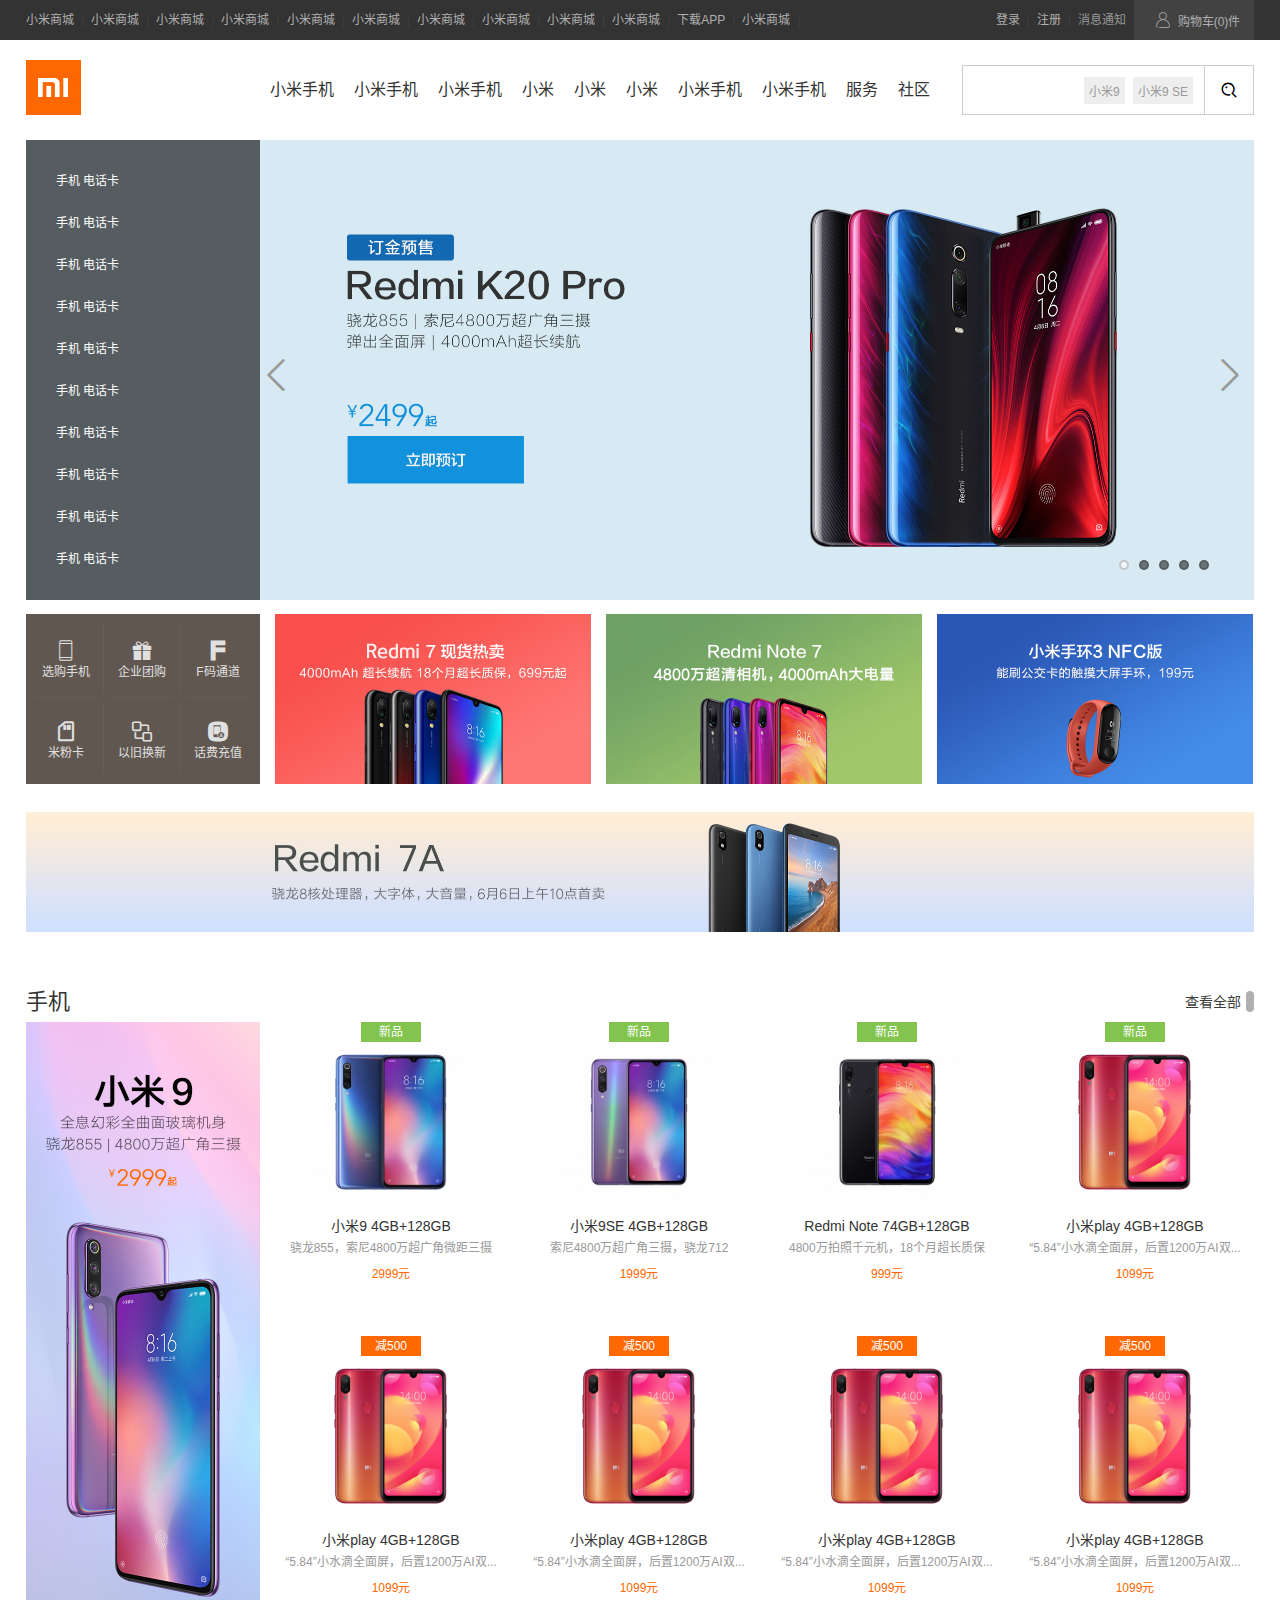
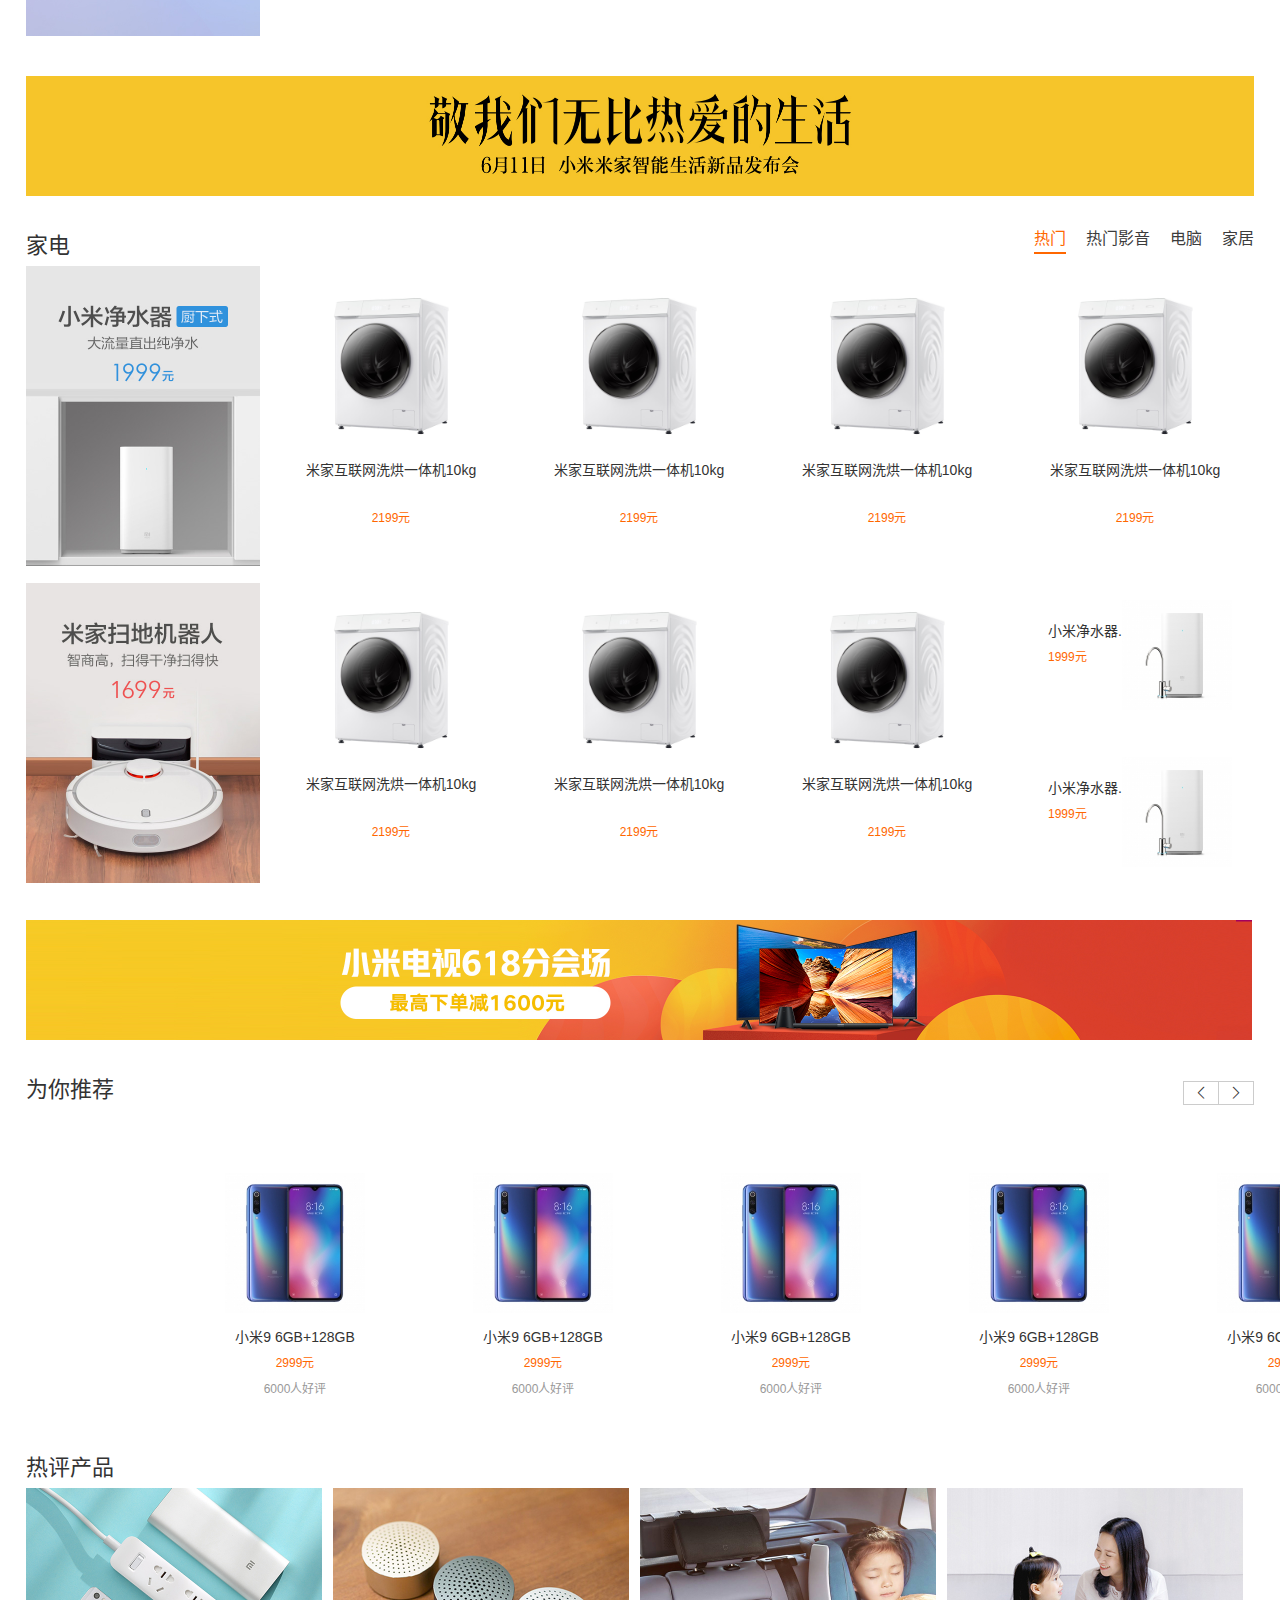
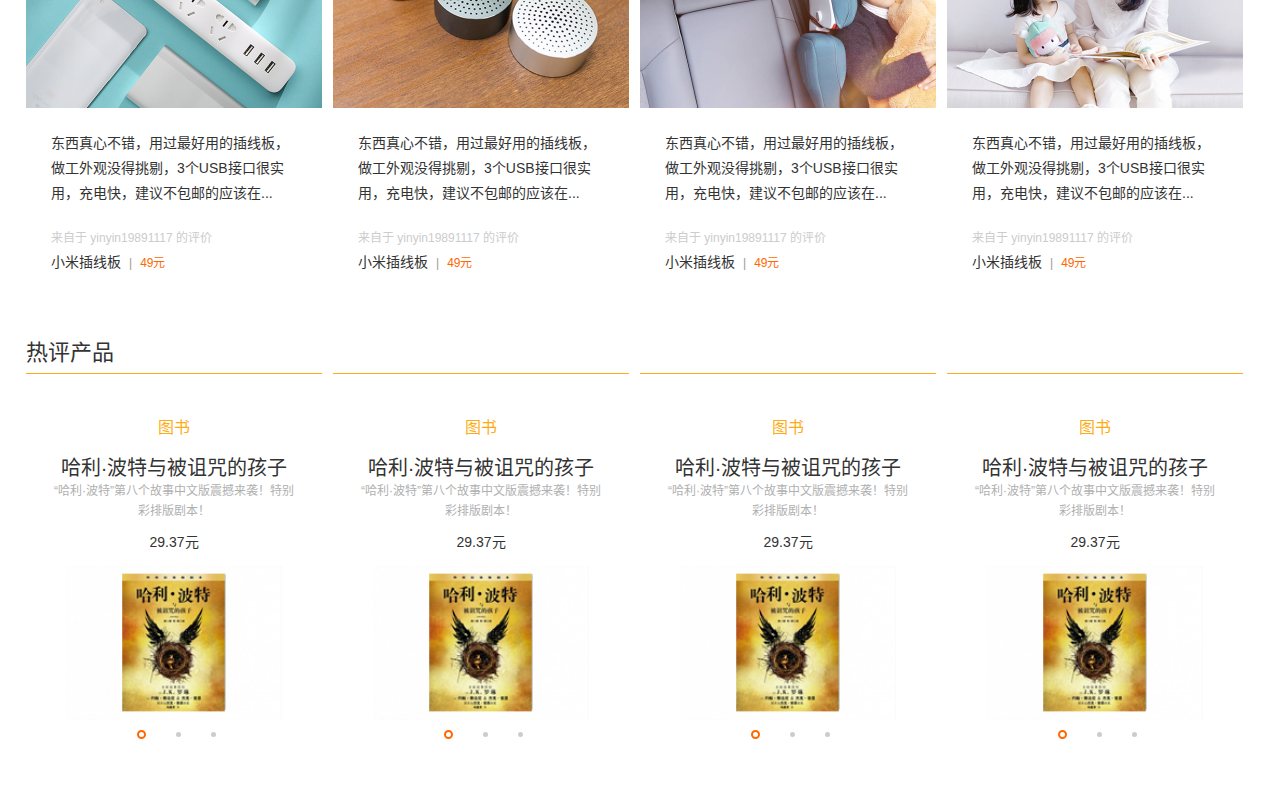
<file: index.html>
<!DOCTYPE html>
<html lang="zh-CN">
<head>
    <meta charset="UTF-8">
    <meta name="viewport" content="width=device-width, initial-scale=1.0">
    <meta http-equiv="X-UA-Compatible" content="ie=edge">
    <title>小米商城</title>
    <link rel="stylesheet" href="css/iconfont1.css">
    <link rel="stylesheet" href="css/reset.css">
    <link rel="stylesheet" href="css/comon.css">
    <link rel="stylesheet" href="css/index.css">
</head>
<body>
    <div id="top">
        <div class="top_inner container">
            <div class="t_left">
                <ul class="clearfix">
                    <li><a href="">小米商城</a><i>|</i></li>
                    <li><a href="">小米商城</a><i>|</i></li>
                    <li><a href="">小米商城</a><i>|</i></li>
                    <li><a href="">小米商城</a><i>|</i></li>
                    <li><a href="">小米商城</a><i>|</i></li>
                    <li><a href="">小米商城</a><i>|</i></li>
                    <li><a href="">小米商城</a><i>|</i></li>
                    <li><a href="">小米商城</a><i>|</i></li>
                    <li><a href="">小米商城</a><i>|</i></li>
                    <li><a href="">小米商城</a><i>|</i></li>
                    <li><a href="">下载APP</a><i>|</i>
                        <em></em>
                        <div class="app">
                                <p>app商城</p>
                            </div>
                    </li>
                    <li><a href="">小米商城</a><i>|</i></li>
                </ul>
                
            </div>
            <div class="t_right">
                <ul class="clearfix">
                    <li><a href="">登录</a><i>|</i></li>
                    <li><a href="">注册</a><i>|</i></li>
                    <li><span>消息通知</span></span></li>
                    <li><i class="iconfont icon-buoumaotubiao03"></i>购物车(<span>0</span>)件
                        <span class="cart">购物车还没有任何商品。</span>
                    </li>
                </ul>
            </div>
        </div>
    </div>
    <div id="header">
        <div class="h_inner container">
            <div class="logo">
                    <a title="小米官网" class="logoa" href="javascript:;">
                <img src="images/milogo.jpg"></a>
            </div>
            <div class="nav">
                <ul class="nav1">
                    <li class="nav_li"><a class="nav_a" href="javascript:void(0);">小米手机</a>
                        <div class="mi">
                            <div class="miphone container">
                                <ul>
                                    <li><img src="images/img1.png">
                                        <strong>小米九</strong>
                                        <span>2999元</span>
                                    </li>
                                    <li><img src="images/img1.png">
                                        <strong>小米九</strong>
                                        <span>2999元</span>
                                    </li>
                                    <li><img src="images/img1.png">
                                        <strong>小米九</strong>
                                        <span>2999元</span>
                                    </li>
                                    <li><img src="images/img1.png">
                                        <strong>小米九</strong>
                                        <span>2999元</span>
                                    </li>
                                    <li><img src="images/img1.png">
                                        <strong>小米九</strong>
                                        <span>2999元</span>
                                    </li>
                                    <li><img src="images/img1.png">
                                        <strong>小米九</strong>
                                        <span>2999元</span>
                                    </li>
                                </div>
                                                                     
                            </div>
                    </li>
                    <li class="nav_li"><a class="nav_a" href="javascript:void(0);">小米手机</a>
                        <div class="mi">
                            <div class="miphone container">
                                <ul>
                                    <li><img src="images/img1.png">
                                        <strong>小米九</strong>
                                        <span>2999元</span>
                                    </li>
                                    <li><img src="images/img1.png">
                                        <strong>小米九</strong>
                                        <span>2999元</span>
                                    </li>
                                    <li><img src="images/img1.png">
                                        <strong>小米九</strong>
                                        <span>2999元</span>
                                    </li>
                                    <li><img src="images/img1.png">
                                        <strong>小米九</strong>
                                        <span>2999元</span>
                                    </li>
                                    <li><img src="images/img1.png">
                                        <strong>小米九</strong>
                                        <span>2999元</span>
                                    </li>
                                    <li><img src="images/img1.png">
                                        <strong>小米九</strong>
                                        <span>2999元</span>
                                    </li>
                                </div>
                                                                     
                            </div>
                    </li>
                    <li class="nav_li"><a class="nav_a" href="javascript:void(0);">小米手机</a>
                        <div class="mi">
                            <div class="miphone container">
                                <ul>
                                    <li><img src="images/img1.png">
                                        <strong>米九</strong>
                                        <span>299元</span>
                                    </li>
                                    <li><img src="images/img1.png">
                                        <strong>小米九</strong>
                                        <span>2999元</span>
                                    </li>
                                    <li><img src="images/img1.png">
                                        <strong>小米九</strong>
                                        <span>2999元</span>
                                    </li>
                                    <li><img src="images/img1.png">
                                        <strong>小米九</strong>
                                        <span>2999元</span>
                                    </li>
                                    <li><img src="images/img1.png">
                                        <strong>小米九</strong>
                                        <span>2999元</span>
                                    </li>
                                    <li><img src="images/img1.png">
                                        <strong>小米九</strong>
                                        <span>2999元</span>
                                    </li>
                                </div>
                                                                     
                            </div>    
                    </li>
                    <li class="nav_li"><a class="nav_a" href="javascript:void(0);">小米</a></li>
                    <li class="nav_li"><a class="nav_a" href="javascript:void(0);">小米</a></li>
                    <li class="nav_li"><a class="nav_a" href="javascript:void(0);">小米</a></li>
                    <li class="nav_li"><a class="nav_a" href="javascript:void(0);">小米手机</a></li>
                    <li class="nav_li"><a class="nav_a" href="javascript:void(0);">小米手机</a></li>
                    <li class="nav_li"><a class="nav_a" href="javascript:void(0);">服务</a></li>
                    <li class="nav_li"><a class="nav_a"  href="javascript:void(0);">社区</a></li>
                </ul>
            </div>
         
            <div class="search">
                <form>
                    <input type="text" class="txt">
                    <span class="search1">小米9</span>
                    <span class="search2">小米9 SE</span>
                        <button type="submit" class="sub">
                        <i class="iconfont icon-49"></i>
                    </button>
             </form>

            </div>
        </div>
        </div>
    <div id="banner">
        <div class="b_inner container">
            <div class="b_nav">
                <ul>
                    <li class="nav_li1"><a href="javascript:void(0);">手机 电话卡</a><i class="iconfont icon-youjiantou"></i>
                         <div class="size menu clearfix">
                             <div class="menu_in clearfix">
                                <ul class="menu_col1">
                                    <li><a href="javascript:void();"><img src="images/mi9-80.png"><span>小米9</span></a></li>
                                    <li><a href="javascript:void();"><img src="images/mi9-80.png"><span>小米9</span></a></li>
                                    <li><a href="javascript:void();"><img src="images/mi9-80.png"><span>小米9</span></a></li>
                                    <li><a href="javascript:void();"><img src="images/mi9-80.png"><span>小米9</span></a></li>
                                    <li><a href="javascript:void();"><img src="images/mi9-80.png"><span>小米9</span></a></li>
                                    <li><a href="javascript:void();"><img src="images/mi9-80.png"><span>小米9</span></a></li>                
                                </ul>
                                <ul class="menu_col2">
                                        <li><a href="javascript:void();"><img src="images/mi9-80.png"><span>小米9</span></a></li>
                                        <li><a href="javascript:void();"><img src="images/mi9-80.png"><span>小米9</span></a></li>
                                        <li><a href="javascript:void();"><img src="images/mi9-80.png"><span>小米9</span></a></li>
                                        <li><a href="javascript:void();"><img src="images/mi9-80.png"><span>小米9</span></a></li>
                                        <li><a href="javascript:void();"><img src="images/mi9-80.png"><span>小米9</span></a></li>
                                        <li><a href="javascript:void();"><img src="images/mi9-80.png"><span>小米9</span></a></li>                
                                </ul>
                                <ul class="menu_col3">
                                        <li><a href="javascript:void();"><img src="images/mi9-80.png"><span>小米9</span></a></li>
                                        <li><a href="javascript:void();"><img src="images/mi9-80.png"><span>小米9</span></a></li>
                                        <li><a href="javascript:void();"><img src="images/mi9-80.png"><span>小米9</span></a></li>
                                        <li><a href="javascript:void();"><img src="images/mi9-80.png"><span>小米9</span></a></li>
                                        <li><a href="javascript:void();"><img src="images/mi9-80.png"><span>小米9</span></a></li>
                                        <li><a href="javascript:void();"><img src="images/mi9-80.png"><span>小米9</span></a></li>                
                                </ul>
                                <ul class="menu_col4">
                                        <li><a href="javascript:void();"><img src="images/mi9-80.png"><span>小米9</span></a></li>
                                        <li><a href="javascript:void();"><img src="images/mi9-80.png"><span>小米9</span></a></li>
                                        <li><a href="javascript:void();"><img src="images/mi9-80.png"><span>小米9</span></a></li>
                                        <li><a href="javascript:void();"><img src="images/mi9-80.png"><span>小米9</span></a></li>
                                        <li><a href="javascript:void();"><img src="images/mi9-80.png"><span>小米9</span></a></li>
                                        <li><a href="javascript:void();"><img src="images/mi9-80.png"><span>小米9</span></a></li>                
                                </ul>
                            </div>
                         </div>
                    </li>
                    <li class="nav_li1"><a href="javascript:void(0);">手机 电话卡</a><i class="iconfont icon-youjiantou"></i>
                        <div class="size menu1 clearfix">
                            <div class="menu_in clearfix">
                               <ul class="menu_col1">
                                   <li><a href="javascript:void();"><img src="images/mi9-80.png"><span>小米9</span></a></li>
                                   <li><a href="javascript:void();"><img src="images/mi9-80.png"><span>小米9</span></a></li>
                                   <li><a href="javascript:void();"><img src="images/mi9-80.png"><span>小米9</span></a></li>
                                   <li><a href="javascript:void();"><img src="images/mi9-80.png"><span>小米9</span></a></li>
                                   <li><a href="javascript:void();"><img src="images/mi9-80.png"><span>小米9</span></a></li>
                                   <li><a href="javascript:void();"><img src="images/mi9-80.png"><span>小米9</span></a></li>                
                               </ul>
                               <ul class="menu_col2">
                                       <li><a href="javascript:void();"><img src="images/mi9-80.png"><span>小米9</span></a></li>
                                       <li><a href="javascript:void();"><img src="images/mi9-80.png"><span>小米9</span></a></li>
                                       <li><a href="javascript:void();"><img src="images/mi9-80.png"><span>小米9</span></a></li>
                                       <li><a href="javascript:void();"><img src="images/mi9-80.png"><span>小米9</span></a></li>
                                       <li><a href="javascript:void();"><img src="images/mi9-80.png"><span>小米9</span></a></li>
                                       <li><a href="javascript:void();"><img src="images/mi9-80.png"><span>小米9</span></a></li>                
                               </ul>
                               <ul class="menu_col3">
                                       <li><a href="javascript:void();"><img src="images/mi9-80.png"><span>小米9</span></a></li>
                                       <li><a href="javascript:void();"><img src="images/mi9-80.png"><span>小米9</span></a></li>
                                       <li><a href="javascript:void();"><img src="images/mi9-80.png"><span>小米9</span></a></li>
                                       <li><a href="javascript:void();"><img src="images/mi9-80.png"><span>小米9</span></a></li>
                                       <li><a href="javascript:void();"><img src="images/mi9-80.png"><span>小米9</span></a></li>
                                       <li><a href="javascript:void();"><img src="images/mi9-80.png"><span>小米9</span></a></li>                
                               </ul>
                            </div>
                        </div>
                    </li>
                    <li class="nav_li1"><a href="javascript:void(0);">手机 电话卡</a><i class="iconfont icon-youjiantou"></i>
                        <div class="size menu2 clearfix">
                            <div class="menu_in clearfix">
                               <ul class="menu_col1">
                                   <li><a href="javascript:void();"><img src="images/mi9-80.png"><span>小米9</span></a></li>
                                   <li><a href="javascript:void();"><img src="images/mi9-80.png"><span>小米9</span></a></li>
                                   <li><a href="javascript:void();"><img src="images/mi9-80.png"><span>小米9</span></a></li>
                                   <li><a href="javascript:void();"><img src="images/mi9-80.png"><span>小米9</span></a></li>
                                   <li><a href="javascript:void();"><img src="images/mi9-80.png"><span>小米9</span></a></li>
                                   <li><a href="javascript:void();"><img src="images/mi9-80.png"><span>小米9</span></a></li>                
                               </ul>
                               <ul class="menu_col2">
                                       <li><a href="javascript:void();"><img src="images/mi9-80.png"><span>小米9</span></a></li>
                                       <li><a href="javascript:void();"><img src="images/mi9-80.png"><span>小米9</span></a></li>
                                       <li><a href="javascript:void();"><img src="images/mi9-80.png"><span>小米9</span></a></li>
                                       <li><a href="javascript:void();"><img src="images/mi9-80.png"><span>小米9</span></a></li>
                                       <li><a href="javascript:void();"><img src="images/mi9-80.png"><span>小米9</span></a></li>
                                       <li><a href="javascript:void();"><img src="images/mi9-80.png"><span>小米9</span></a></li>                
                               </ul>
                            </div>
                        </div>
                </li>
                    <li class="nav_li1"v><a href="javascript:void(0);">手机 电话卡</a><i class="iconfont icon-youjiantou"></i></li>
                    <li class="nav_li1"><a href="javascript:void(0);">手机 电话卡</a><i class="iconfont icon-youjiantou"></i></li>
                    <li class="nav_li1"><a href="javascript:void(0);">手机 电话卡</a><i class="iconfont icon-youjiantou"></i></li>
                    <li class="nav_li1"><a href="javascript:void(0);">手机 电话卡</a><i class="iconfont icon-youjiantou"></i></li>
                    <li class="nav_li1"><a href="javascript:void(0);">手机 电话卡</a><i class="iconfont icon-youjiantou"></i></li>
                    <li class="nav_li1"><a href="javascript:void(0);">手机 电话卡</a><i class="iconfont icon-youjiantou"></i></li>
                    <li class="nav_li1"><a href="javascript:void(0);">手机 电话卡</a><i class="iconfont icon-youjiantou"></i></li>
                </ul>
        </div>
        <div class="banner_box">
            <div class="banner_img">
                <a href="javascript:(0);"><img src="images/banner5.jpg"></a>
                <a href="javascript:(0);"><img src="images/banner1.jpg"></a>
                <a href="javascript:(0);"><img src="images/banner2.jpg"></a>
                <a href="javascript:(0);"><img src="images/banner3.jpg"></a>
                <a href="javascript:(0);"><img src="images/banner4.jpg"></a>
                <a href="javascript:(0);"><img src="images/banner5.jpg"></a>
                <a href="javascript:(0);"><img src="images/banner1.jpg"></a>
            </div>
            <div class="move_box">
                <ul>
                    <li class="move_show"></li>
                    <li></li>
                    <li></li>
                    <li></li>
                    <li></li>
                </ul>
            </div>
            <span class="left_go"><i class="iconfont icon-zuojiantou1"></i></span>
            <span class="right_go"><i class="iconfont icon-youjiantou1"></i></span>
        </div>

        </div>

    </div>
    <div id="main_first">
        <div class="first_inner container">
            <ul class="first_l">
                <li><a href="javascript:void(0);"><i class="iconfont icon-shouji"></i><span>选购手机</span></a>
                    <em></em>
                    <strong></strong>
                </li>
                <li><a href="javascript:void(0);"><i class="iconfont icon-liwu"></i><span>企业团购</span></a>
                    <em></em>
                    <strong></strong>
                </li>
                <li><a href="javascript:void(0);"><i class="iconfont icon-F"></i><span>F码通道</span></a>
                    <strong></strong>
                </li>
                <li><a href="javascript:void(0);"><i class="iconfont icon-shoujika"></i><span>米粉卡</span></a>
                    <em></em>
                </li>
                <li><a href="javascript:void(0);"><i class="iconfont icon-zhihuan"></i><span>以旧换新</span></a>
                    <em></em>
                </li>
                <li><a href="javascript:void(0);"><i class="iconfont icon-chongzhi"></i><span>话费充值</span></a></li>
            </ul>
            <ul class="first_r clearfix">
                <li><a href="javascript:void(0);"><img src="images/first1.jpg" alt=""></a></li>
                <li><a href="javascript:void(0);"><img src="images/first2.jpg" alt=""></a></li>
                <li><a href="javascript:void(0);"><img src="images/first3.jpg" alt=""></a></li>
            </ul>
        </div>
        <div class="first_bottom container">
            <a href="javascript:void(0);"><img src="images/first4.jpg"></a>
        </div>
    </div>
    <div id="main_second">
        <div class="second_top container">
            <h2>手机<a href="javascript:void(0);"><strong>查看全部</strong><i class="iconfont icon-youjiantou"></i></a></h2>
        </div>
        <div class="second_bottom container clearfix">
            <div class="sb_left">
                <a href="javascript:void(0);"><img src="images/second_title.jpg"></a>
            </div>
            <div class="sb_right">
               <ul>
               <!--  <li><a href="javascript:void(0);"><img src="images/second1.jpg">
                    <span>小米9 6GB+128GB</span>    
                </a>
                <p>骁龙855，索尼4800万超广角微距三摄</p>
                <em>2999元</em>
                <strong class="shop_status">新品</strong>
                </li>
                <li><a href="javascript:void(0);"><img src="images/second4.png">
                    <span>小米9 6GB+128GB</span>    
                </a>
                <p>骁龙855，索尼4800万超广角微距三摄</p>
                <em>2999元</em>
                <strong class="shop_status">新品</strong>
                </li> -->
              
              </ul>
            </div>
        </div>
        <div class="sb_bottom container">
            <a href="javascript:void(0);"><img src="images/second_b.jpg"></a>

        </div>


    </div>
    <div id="main_third">
        <div class="third_top container">
            <h2>家电
                <div class="more_tap">
                <a class="lineshow" href="javascript:void(0);">热门</a>
                <a href="javascript:void(0);">热门影音</a>
                <a href="javascript:void(0);">电脑</a>
                <a href="javascript:void(0);">家居</a>
                </div>
            </h2>
        </div>
        <div class="third_bottom container clearfix">
            <div class="tb_l">
                <a href="javascript:void(0);"><img src="images/third1.jpg"></a>
                <a href="javascript:void(0);"><img src="images/third2.jpg"></a>
            </div>
            <div class="tb_right">
            <ul class="clearfix act">
                     <li><a href="javascript:void(0);"><img src="images/third3.jpg">
                     <span>米家互联网洗烘一体机10kg</span>    
                 </a>
                 <p> &nbsp;    </p>
                 <em>2199元</em>
                    <div class="shop_appraise">
                        <span class="appraise">挺好的，洗的也干净，白色很简单，我喜欢</span>
                        <em>来自于&nbsp;白羊的评价</em>
                    </div>
                 </li>
                     <li><a href="javascript:void(0);"><img src="images/third3.jpg">
                     <span>米家互联网洗烘一体机10kg</span>    
                 </a>
                 <p> &nbsp;    </p>
                 <em>2199元</em>
                    <div class="shop_appraise">
                        <span class="appraise">挺好的，洗的也干净，白色很简单，我喜欢</span>
                        <em>来自于&nbsp;白羊的评价</em>
                    </div>
                 </li>
                 <li><a href="javascript:void(0);"><img src="images/third3.jpg">
                    <span>米家互联网洗烘一体机10kg</span>    
                </a>
                <p> &nbsp;    </p>
                <em>2199元</em>
                   <div class="shop_appraise">
                       <span class="appraise">挺好的，洗的也干净，白色很简单，我喜欢</span>
                       <em>来自于&nbsp;白羊的评价</em>
                   </div>
                </li>
                <li><a href="javascript:void(0);"><img src="images/third3.jpg">
                    <span>米家互联网洗烘一体机10kg</span>    
                </a>
                <p> &nbsp;    </p>
                <em>2199元</em>
                   <div class="shop_appraise">
                       <span class="appraise">挺好的，洗的也干净，白色很简单，我喜欢</span>
                       <em>来自于&nbsp;白羊的评价</em>
                   </div>
                </li>
                <li><a href="javascript:void(0);"><img src="images/third3.jpg">
                    <span>米家互联网洗烘一体机10kg</span>    
                </a>
                <p> &nbsp;    </p>
                <em>2199元</em>
                   <div class="shop_appraise">
                       <span class="appraise">挺好的，洗的也干净，白色很简单，我喜欢</span>
                       <em>来自于&nbsp;白羊的评价</em>
                   </div>
                </li>
                <li><a href="javascript:void(0);"><img src="images/third3.jpg">
                    <span>米家互联网洗烘一体机10kg</span>    
                </a>
                <p> &nbsp;    </p>
                <em>2199元</em>
                   <div class="shop_appraise">
                       <span class="appraise">挺好的，洗的也干净，白色很简单，我喜欢</span>
                       <em>来自于&nbsp;白羊的评价</em>
                   </div>
                </li>
                <li><a href="javascript:void(0);"><img src="images/third3.jpg">
                    <span>米家互联网洗烘一体机10kg</span>    
                </a>
                <p> &nbsp;    </p>
                <em>2199元</em>
                   <div class="shop_appraise">
                       <span class="appraise">挺好的，洗的也干净，白色很简单，我喜欢</span>
                       <em>来自于&nbsp;白羊的评价</em>
                   </div>
                </li>
                <li class="more_link">                  
                                <ul>
                                    <li>
                                        <span>小米净水器...</span><br/>
                                        <em>1999元</em>
                                        <a href="javascript:void(0);"><img src="images/third4.jpg"></a>
                                    </li>
                                    <li>
                                        <span>小米净水器...</span><br/>
                                         <em>1999元</em>
                                        <a href="javascript:void(0);"><img src="images/third4.jpg"></a>
                                    </li>
                                </ul>   
                </li>
            </ul>
            <ul class="clearfix act">
                    <li><a href="javascript:void(0);"><img src="images/third4.jpg">
                    <span>米家互联网洗烘一体机10kg</span>    
                </a>
                <p> &nbsp;    </p>
                <em>2199元</em>
                   <div class="shop_appraise">
                       <span class="appraise">挺好的，洗的也干净，白色很简单，我喜欢</span>
                       <em>来自于&nbsp;白羊的评价</em>
                   </div>
                </li>
                    <li><a href="javascript:void(0);"><img src="images/third6.jpg">
                    <span>米家互联网洗烘一体机10kg</span>    
                </a>
                <p> &nbsp;    </p>
                <em>2199元</em>
                   <div class="shop_appraise">
                       <span class="appraise">挺好的，洗的也干净，白色很简单，我喜欢</span>
                       <em>来自于&nbsp;白羊的评价</em>
                   </div>
                </li>
                <li><a href="javascript:void(0);"><img src="images/third3.jpg">
                   <span>米家互联网洗烘一体机10kg</span>    
               </a>
               <p> &nbsp;    </p>
               <em>2199元</em>
                  <div class="shop_appraise">
                      <span class="appraise">挺好的，洗的也干净，白色很简单，我喜欢</span>
                      <em>来自于&nbsp;白羊的评价</em>
                  </div>
               </li>
               <li><a href="javascript:void(0);"><img src="images/third3.jpg">
                   <span>米家互联网洗烘一体机10kg</span>    
               </a>
               <p> &nbsp;    </p>
               <em>2199元</em>
                  <div class="shop_appraise">
                      <span class="appraise">挺好的，洗的也干净，白色很简单，我喜欢</span>
                      <em>来自于&nbsp;白羊的评价</em>
                  </div>
               </li>
               <li><a href="javascript:void(0);"><img src="images/third3.jpg">
                   <span>米家互联网洗烘一体机10kg</span>    
               </a>
               <p> &nbsp;    </p>
               <em>2199元</em>
                  <div class="shop_appraise">
                      <span class="appraise">挺好的，洗的也干净，白色很简单，我喜欢</span>
                      <em>来自于&nbsp;白羊的评价</em>
                  </div>
               </li>
               <li><a href="javascript:void(0);"><img src="images/third3.jpg">
                   <span>米家互联网洗烘一体机10kg</span>    
               </a>
               <p> &nbsp;    </p>
               <em>2199元</em>
                  <div class="shop_appraise">
                      <span class="appraise">挺好的，洗的也干净，白色很简单，我喜欢</span>
                      <em>来自于&nbsp;白羊的评价</em>
                  </div>
               </li>
               <li><a href="javascript:void(0);"><img src="images/third3.jpg">
                   <span>米家互联网洗烘一体机10kg</span>    
               </a>
               <p> &nbsp;    </p>
               <em>2199元</em>
                  <div class="shop_appraise">
                      <span class="appraise">挺好的，洗的也干净，白色很简单，我喜欢</span>
                      <em>来自于&nbsp;白羊的评价</em>
                  </div>
               </li>
               <li class="more_link">                  
                               <ul>
                                   <li>
                                       <span>小米净水器...</span><br/>
                                       <em>1999元</em>
                                       <a href="javascript:void(0);"><img src="images/third8.jpg"></a>
                                   </li>
                                   <li>
                                       <span>小米净水器...</span><br/>
                                        <em>1999元</em>
                                       <a href="javascript:void(0);"><img src="images/third8.jpg"></a>
                                   </li>
                               </ul>   
               </li>
           </ul>
           <ul class="clearfix act">
                <li><a href="javascript:void(0);"><img src="images/third3.jpg">
                <span>米家互联网洗烘一体机10kg</span>    
            </a>
            <p> &nbsp;    </p>
            <em>2199元</em>
               <div class="shop_appraise">
                   <span class="appraise">挺好的，洗的也干净，白色很简单，我喜欢</span>
                   <em>来自于&nbsp;白羊的评价</em>
               </div>
            </li>
                <li><a href="javascript:void(0);"><img src="images/third3.jpg">
                <span>米家互联网洗烘一体机10kg</span>    
            </a>
            <p> &nbsp;    </p>
            <em>2199元</em>
               <div class="shop_appraise">
                   <span class="appraise">挺好的，洗的也干净，白色很简单，我喜欢</span>
                   <em>来自于&nbsp;白羊的评价</em>
               </div>
            </li>
            <li><a href="javascript:void(0);"><img src="images/third3.jpg">
               <span>米家互联网洗烘一体机10kg</span>    
           </a>
           <p> &nbsp;    </p>
           <em>2199元</em>
              <div class="shop_appraise">
                  <span class="appraise">挺好的，洗的也干净，白色很简单，我喜欢</span>
                  <em>来自于&nbsp;白羊的评价</em>
              </div>
           </li>
           <li><a href="javascript:void(0);"><img src="images/third3.jpg">
               <span>米家互联网洗烘一体机10kg</span>    
           </a>
           <p> &nbsp;    </p>
           <em>2199元</em>
              <div class="shop_appraise">
                  <span class="appraise">挺好的，洗的也干净，白色很简单，我喜欢</span>
                  <em>来自于&nbsp;白羊的评价</em>
              </div>
           </li>
           <li><a href="javascript:void(0);"><img src="images/third3.jpg">
               <span>米家互联网洗烘一体机10kg</span>    
           </a>
           <p> &nbsp;    </p>
           <em>2199元</em>
              <div class="shop_appraise">
                  <span class="appraise">挺好的，洗的也干净，白色很简单，我喜欢</span>
                  <em>来自于&nbsp;白羊的评价</em>
              </div>
           </li>
           <li><a href="javascript:void(0);"><img src="images/third3.jpg">
               <span>米家互联网洗烘一体机10kg</span>    
           </a>
           <p> &nbsp;    </p>
           <em>2199元</em>
              <div class="shop_appraise">
                  <span class="appraise">挺好的，洗的也干净，白色很简单，我喜欢</span>
                  <em>来自于&nbsp;白羊的评价</em>
              </div>
           </li>
           <li><a href="javascript:void(0);"><img src="images/third3.jpg">
               <span>米家互联网洗烘一体机10kg</span>    
           </a>
           <p> &nbsp;    </p>
           <em>2199元</em>
              <div class="shop_appraise">
                  <span class="appraise">挺好的，洗的也干净，白色很简单，我喜欢</span>
                  <em>来自于&nbsp;白羊的评价</em>
              </div>
           </li>
           <li class="more_link">                  
                           <ul>
                               <li>
                                   <span>小米净水器...</span><br/>
                                   <em>1999元</em>
                                   <a href="javascript:void(0);"><img src="images/third4.jpg"></a>
                               </li>
                               <li>
                                   <span>小米净水器...</span><br/>
                                    <em>1999元</em>
                                   <a href="javascript:void(0);"><img src="images/third4.jpg"></a>
                               </li>
                           </ul>   
           </li>
            </ul>
           <ul class="clearfix act">
                     <li><a href="javascript:void(0);"><img src="images/third3.jpg">
                     <span>米家互联网洗烘一体机10kg</span>    
                 </a>
                 <p> &nbsp;    </p>
                 <em>2199元</em>
                    <div class="shop_appraise">
                        <span class="appraise">挺好的，洗的也干净，白色很简单，我喜欢</span>
                        <em>来自于&nbsp;白羊的评价</em>
                    </div>
                 </li>
                     <li><a href="javascript:void(0);"><img src="images/third3.jpg">
                     <span>米家互联网洗烘一体机10kg</span>    
                 </a>
                 <p> &nbsp;    </p>
                 <em>2199元</em>
                    <div class="shop_appraise">
                        <span class="appraise">挺好的，洗的也干净，白色很简单，我喜欢</span>
                        <em>来自于&nbsp;白羊的评价</em>
                    </div>
                 </li>
                 <li><a href="javascript:void(0);"><img src="images/third3.jpg">
                    <span>米家互联网洗烘一体机10kg</span>    
                </a>
                <p> &nbsp;    </p>
                <em>2199元</em>
                   <div class="shop_appraise">
                       <span class="appraise">挺好的，洗的也干净，白色很简单，我喜欢</span>
                       <em>来自于&nbsp;白羊的评价</em>
                   </div>
                </li>
                <li><a href="javascript:void(0);"><img src="images/third3.jpg">
                    <span>米家互联网洗烘一体机10kg</span>    
                </a>
                <p> &nbsp;    </p>
                <em>2199元</em>
                   <div class="shop_appraise">
                       <span class="appraise">挺好的，洗的也干净，白色很简单，我喜欢</span>
                       <em>来自于&nbsp;白羊的评价</em>
                   </div>
                </li>
                <li><a href="javascript:void(0);"><img src="images/third3.jpg">
                    <span>米家互联网洗烘一体机10kg</span>    
                </a>
                <p> &nbsp;    </p>
                <em>2199元</em>
                   <div class="shop_appraise">
                       <span class="appraise">挺好的，洗的也干净，白色很简单，我喜欢</span>
                       <em>来自于&nbsp;白羊的评价</em>
                   </div>
                </li>
                <li><a href="javascript:void(0);"><img src="images/third3.jpg">
                    <span>米家互联网洗烘一体机10kg</span>    
                </a>
                <p> &nbsp;    </p>
                <em>2199元</em>
                   <div class="shop_appraise">
                       <span class="appraise">挺好的，洗的也干净，白色很简单，我喜欢</span>
                       <em>来自于&nbsp;白羊的评价</em>
                   </div>
                </li>
                <li><a href="javascript:void(0);"><img src="images/third3.jpg">
                    <span>米家互联网洗烘一体机10kg</span>    
                </a>
                <p> &nbsp;    </p>
                <em>2199元</em>
                   <div class="shop_appraise">
                       <span class="appraise">挺好的，洗的也干净，白色很简单，我喜欢</span>
                       <em>来自于&nbsp;白羊的评价</em>
                   </div>
                </li>
                <li class="more_link">                  
                                <ul>
                                    <li>
                                        <span>小米净水器...</span><br/>
                                        <em>1999元</em>
                                        <a href="javascript:void(0);"><img src="images/third4.jpg"></a>
                                    </li>
                                    <li>
                                        <span>小米净水器...</span><br/>
                                         <em>1999元</em>
                                        <a href="javascript:void(0);"><img src="images/third4.jpg"></a>
                                    </li>
                                </ul>   
                </li>
            </ul>   
            </div>
        
        </div>
        <div class="tb_bottom container">
            <a href="javascript:void(0);"><img src="images/third_b.jpg"></a>
         </div>
    </div>
        <div id="main_four">
            <div class="four_top container">
                <h2>为你推荐
                    <div class="more_tap">
                        <i class="iconfont icon-zuojiantou1 left_i"></i>
                        <i class="iconfont icon-youjiantou1 right_i"></i>
                    </div>
                </h2>
            </div>
            <div class="four_bottom container">
                <ul class="clearfix">
                        <li><a href="javascript:void(0);"><img src="images/second1.jpg">
                            <span>小米9 6GB+128GB</span>    
                        </a>
                        
                        <em>2999元</em>
                        <p>6000人好评</p>
            
                        </li>
                        <li><a href="javascript:void(0);"><img src="images/second1.jpg">
                            <span>小米9 6GB+128GB</span>    
                        </a>
                        <em>2999元</em>
                        <p>6000人好评</p>
                        </li>
                        <li><a href="javascript:void(0);"><img src="images/second1.jpg">
                            <span>小米9 6GB+128GB</span>    
                        </a>
                        
                        <em>2999元</em>
                        <p>6000人好评</p>
                        </li>
                        <li><a href="javascript:void(0);"><img src="images/second1.jpg">
                            <span>小米9 6GB+128GB</span>    
                        </a>
                        <em>2999元</em>
                        <p>6000人好评</p>
                        </li>
                        <li><a href="javascript:void(0);"><img src="images/second1.jpg">
                            <span>小米9 6GB+128GB</span>    
                        </a>
                        <em>2999元</em>
                        <p>6000人好评</p>
                        </li>
                        <li><a href="javascript:void(0);"><img src="images/second1.jpg">
                            <span>小米9 6GB+128GB</span>    
                        </a>
                        
                        <em>2999元</em>
                        <p>6000人好评</p>
            
                        </li>
                        <li><a href="javascript:void(0);"><img src="images/second1.jpg">
                            <span>小米9 6GB+128GB</span>    
                        </a>
                        <em>2999元</em>
                        <p>6000人好评</p>
                        </li>
                        <li><a href="javascript:void(0);"><img src="images/second1.jpg">
                            <span>小米9 6GB+128GB</span>    
                        </a>
                        
                        <em>2999元</em>
                        <p>6000人好评</p>
                        </li>
                        <li><a href="javascript:void(0);"><img src="images/second1.jpg">
                            <span>小米9 6GB+128GB</span>    
                        </a>
                        <em>2999元</em>
                        <p>6000人好评</p>
                        </li>
                        <li><a href="javascript:void(0);"><img src="images/second1.jpg">
                            <span>小米9 6GB+128GB</span>    
                        </a>
                        <em>2999元</em>
                        <p>6000人好评</p>
                        </li>
                        <li><a href="javascript:void(0);"><img src="images/second1.jpg">
                            <span>小米9 6GB+128GB</span>    
                        </a>
                        
                        <em>2999元</em>
                        <p>6000人好评</p>
            
                        </li>
                        <li><a href="javascript:void(0);"><img src="images/second1.jpg">
                            <span>小米9 6GB+128GB</span>    
                        </a>
                        <em>2999元</em>
                        <p>6000人好评</p>
                        </li>
                        <li><a href="javascript:void(0);"><img src="images/second1.jpg">
                            <span>小米9 6GB+128GB</span>    
                        </a>
                        
                        <em>2999元</em>
                        <p>6000人好评</p>
                        </li>
                        <li><a href="javascript:void(0);"><img src="images/second1.jpg">
                            <span>小米9 6GB+128GB</span>    
                        </a>
                        <em>2999元</em>
                        <p>6000人好评</p>
                        </li>
                        <li><a href="javascript:void(0);"><img src="images/second1.jpg">
                            <span>小米9 6GB+128GB</span>    
                        </a>
                        <em>2999元</em>
                        <p>6000人好评</p>
                        </li>
                </ul>
                </div>
            </div>
        <div id="main_five">
            <div class="five_top container">
                <h2>热评产品</h2>
            </div>
            <div class="five_bottom container">
                <ul class="clearfix">
                    <li><a href="javascript:void(0);"><img src="images/five1.jpg">
                        <span>东西真心不错，用过最好用的插线板，做工外观没得挑剔，3个USB接口很实用，充电快，建议不包邮的应该在...</span></a>
                        <em>来自于 yinyin19891117 的评价</em>
                        <strong>小米插线板</strong><b>|</b><i>49元</i>
                    </li>
                    <li><a href="javascript:void(0);"><img src="images/five2.jpg">
                        <span>东西真心不错，用过最好用的插线板，做工外观没得挑剔，3个USB接口很实用，充电快，建议不包邮的应该在...</span></a>

                        <em>来自于 yinyin19891117 的评价</em>
                        <strong>小米插线板</strong><b>|</b><i>49元</i>
                    </li>
                    <li><a href="javascript:void(0);"><img src="images/five3.jpg">
                        <span>东西真心不错，用过最好用的插线板，做工外观没得挑剔，3个USB接口很实用，充电快，建议不包邮的应该在...</span></a>
                        <em>来自于 yinyin19891117 的评价</em>
                        <strong>小米插线板</strong><b>|</b><i>49元</i>
                    </li>
                    <li><a href="javascript:void(0);"><img src="images/five4.jpg">
                        <span>东西真心不错，用过最好用的插线板，做工外观没得挑剔，3个USB接口很实用，充电快，建议不包邮的应该在...</span></a>
                        <em>来自于 yinyin19891117 的评价</em>
                        <strong>小米插线板</strong><b>|</b><i>49元</i>
                    </li>    
                </ul>
            </div>
        </div>
        <div id="main_six">
            <div class="six_top container">
                <h2>热评产品</h2>
            </div>
            <div class="six_bottom container">
                <ul class="clearfix">
                        <li class="tap_one">
                            <i class="iconfont icon-zuojiantou1 tap_left"></i>
                            <i class="iconfont icon-youjiantou1 tap_right"></i>
                            <h3>图书</h3>
                            <div class="tap_box"> 
                                    <div class="mover">  
                                            <span class="mover_one one_show"></span><span class="mover_one"></span><span class="mover_one"></span>
                                        </div>                                                    
                            <ul class="tap clearfix">
                            <li>
                            <a href="javascript:void(0);">
                                <span>哈利·波特与被诅咒的孩子</span>
                                <b>“哈利·波特”第八个故事中文版震撼来袭！特别彩排版剧本！</b>
                                <i>29.37元</i>
                                <img src="images/six1.png">    
                            </a>
                              
                            </li>
                            <li>
                                    <a href="javascript:void(0);">
                                        <span>哈利·波特与被诅咒的孩子</span>
                                        <b>“哈利·波特”第八个故事中文版震撼来袭！特别彩排版剧本！</b>
                                        <i>29.37元</i>
                                        <img src="images/six1.png">    
                                    </a>
                                    
                            </li>
                            <li>
                                    <a href="javascript:void(0);">
                                        <span>哈利·波特与被诅咒的孩子</span>
                                        <b>“哈利·波特”第八个故事中文版震撼来袭！特别彩排版剧本！</b>
                                        <i>29.37元</i>
                                        <img src="images/six1.png">    
                                    </a>
                                     
                                        </li>
                                    </ul> 
                                </div>
                        </li>
                        <li class="tap_two">
                                <i class="iconfont icon-zuojiantou1 tap_left"></i>
                                <i class="iconfont icon-youjiantou1 tap_right"></i>
                                <h3>图书</h3>
                                <div class="tap_box"> 
                                        <div class="mover">  
                                                <span class="mover_one one_show"></span><span class="mover_one"></span><span class="mover_one"></span>
                                            </div>                                                    
                                <ul class="tap clearfix">
                                <li>
                                <a href="javascript:void(0);">
                                    <span>哈利·波特与被诅咒的孩子</span>
                                    <b>“哈利·波特”第八个故事中文版震撼来袭！特别彩排版剧本！</b>
                                    <i>29.37元</i>
                                    <img src="images/six1.png">    
                                </a>
                                  
                                </li>
                                <li>
                                        <a href="javascript:void(0);">
                                            <span>哈利·波特与被诅咒的孩子</span>
                                            <b>“哈利·波特”第八个故事中文版震撼来袭！特别彩排版剧本！</b>
                                            <i>29.37元</i>
                                            <img src="images/six1.png">    
                                        </a>
                                        
                                </li>
                                <li>
                                        <a href="javascript:void(0);">
                                            <span>哈利·波特与被诅咒的孩子</span>
                                            <b>“哈利·波特”第八个故事中文版震撼来袭！特别彩排版剧本！</b>
                                            <i>29.37元</i>
                                            <img src="images/six1.png">    
                                        </a>
                                         
                                            </li>
                                        </ul> 
                                    </div>
                            </li>
                            <li class="tap_three">
                                    <i class="iconfont icon-zuojiantou1 tap_left"></i>
                                    <i class="iconfont icon-youjiantou1 tap_right"></i>
                                    <h3>图书</h3>
                                    <div class="tap_box"> 
                                            <div class="mover">  
                                                    <span class="mover_one one_show"></span><span class="mover_one"></span><span class="mover_one"></span>
                                                </div>                                                    
                                    <ul class="tap clearfix">
                                    <li>
                                    <a href="javascript:void(0);">
                                        <span>哈利·波特与被诅咒的孩子</span>
                                        <b>“哈利·波特”第八个故事中文版震撼来袭！特别彩排版剧本！</b>
                                        <i>29.37元</i>
                                        <img src="images/six1.png">    
                                    </a>
                                      
                                    </li>
                                    <li>
                                            <a href="javascript:void(0);">
                                                <span>哈利·波特与被诅咒的孩子</span>
                                                <b>“哈利·波特”第八个故事中文版震撼来袭！特别彩排版剧本！</b>
                                                <i>29.37元</i>
                                                <img src="images/six1.png">    
                                            </a>
                                            
                                    </li>
                                    <li>
                                            <a href="javascript:void(0);">
                                                <span>哈利·波特与被诅咒的孩子</span>
                                                <b>“哈利·波特”第八个故事中文版震撼来袭！特别彩排版剧本！</b>
                                                <i>29.37元</i>
                                                <img src="images/six1.png">    
                                            </a>
                                             
                                                </li>
                                            </ul> 
                                        </div>
                                </li>
                                <li class="tap_four">
                                        <i class="iconfont icon-zuojiantou1 tap_left"></i>
                                        <i class="iconfont icon-youjiantou1 tap_right"></i>
                                        <h3>图书</h3>
                                        <div class="tap_box"> 
                                                <div class="mover">  
                                                        <span class="mover_one one_show"></span><span class="mover_one"></span><span class="mover_one"></span>
                                                    </div>                                                    
                                        <ul class="tap clearfix">
                                        <li>
                                        <a href="javascript:void(0);">
                                            <span>哈利·波特与被诅咒的孩子</span>
                                            <b>“哈利·波特”第八个故事中文版震撼来袭！特别彩排版剧本！</b>
                                            <i>29.37元</i>
                                            <img src="images/six1.png">    
                                        </a>
                                          
                                        </li>
                                        <li>
                                                <a href="javascript:void(0);">
                                                    <span>哈利·波特与被诅咒的孩子</span>
                                                    <b>“哈利·波特”第八个故事中文版震撼来袭！特别彩排版剧本！</b>
                                                    <i>29.37元</i>
                                                    <img src="images/six1.png">    
                                                </a>
                                                
                                        </li>
                                        <li>
                                                <a href="javascript:void(0);">
                                                    <span>哈利·波特与被诅咒的孩子</span>
                                                    <b>“哈利·波特”第八个故事中文版震撼来袭！特别彩排版剧本！</b>
                                                    <i>29.37元</i>
                                                    <img src="images/six1.png">    
                                                </a>
                                                 
                                                    </li>
                                                </ul> 
                                            </div>
                                    </li>
                        
                     
                </ul>




    <script src="js/jquery-3.3.1.min.js"></script>
    <script src="js/product.js"></script>
    <script src="js/index.js"></script>
</body>
</html>
</file>
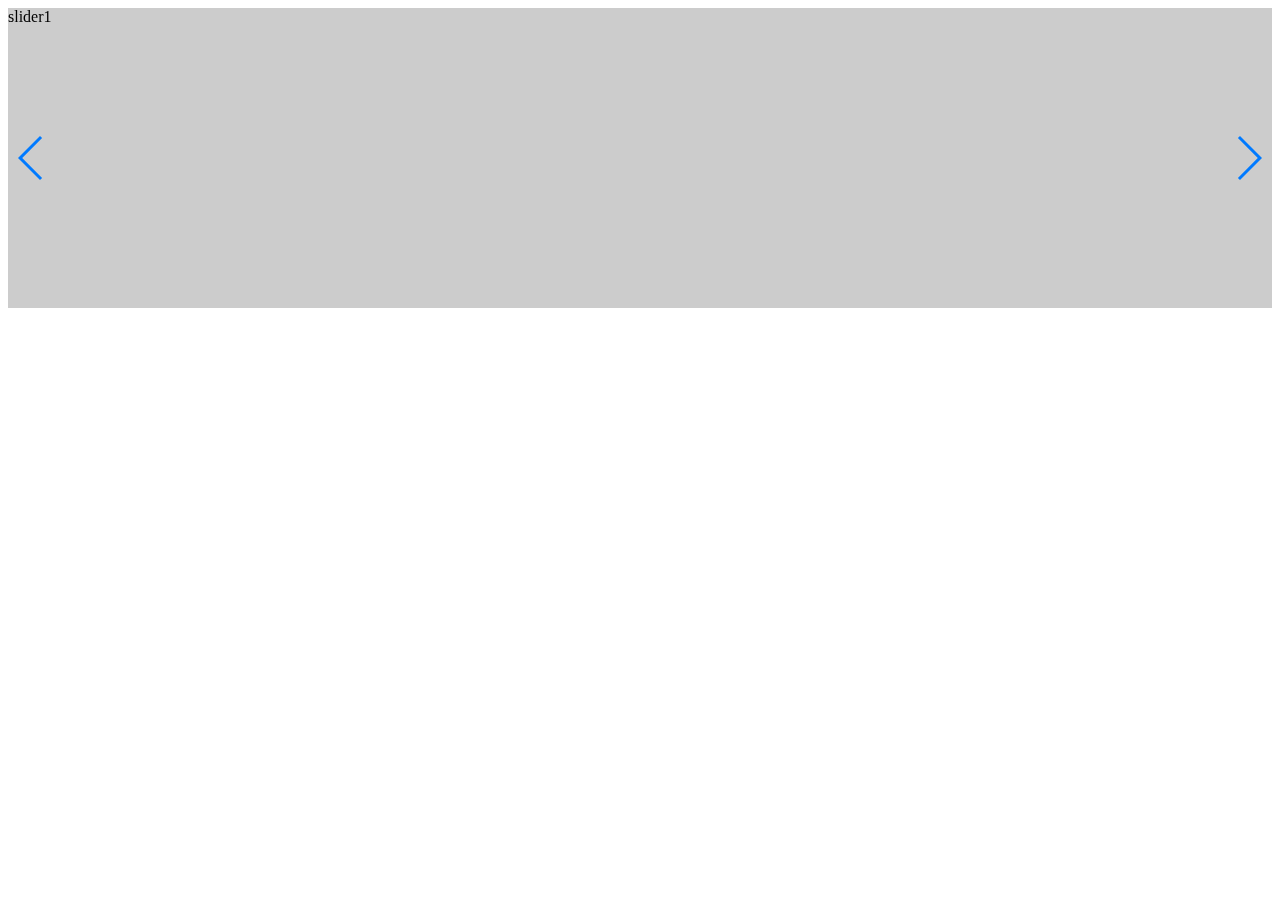
<file: test.html>
<!DOCTYPE html>
<html lang="zh-CN">
<head>
    <meta charset="UTF-8">
    <meta name="viewport" content="width=device-width, initial-scale=1.0">
    <meta http-equiv="X-UA-Compatible" content="ie=edge">
    <title>Document</title>
    <link rel="stylesheet" href="css/swiper.min.css">
    <style>
        .swiper-container{
            background: #ccc;
            height:300px;
        }
    </style>
</head>
<body>
        <div class="swiper-container">
                <div class="swiper-wrapper">
                    <div class="swiper-slide blue-slide">
                        slider1</div>
                    <div class="swiper-slide red-slide">
                        slider2</div>
                    <div class="swiper-slide orange-slide">
                        slider3</div>
                </div>
                <div class="swiper-button-prev"></div><!--左箭头。如果放置在swiper-container外面，需要自定义样式。-->
    <div class="swiper-button-next"></div><!--右箭头。如果放置在swiper-container外面，需要自定义样式。-->
                <div class="swiper-pagination"></div><!--分页器。如果放置在swiper-container外面，需要自定义样式。-->
            </div>
            <br />
            <br />
  
            


    <script src="js/swiper.min.js">

    </script>

<script language="javascript"> 
           function fn6(fn) {    return fn(3,5); } function fn7(a,b) {     return a+b; } function fn8(a,b) {     return a*b; } var s=fn6(fn7); var s1=fn6(fn8); console.log(s,s1);

        </script>

</body>
</html>
</file>
<file: css/iconfont1.css>
@font-face {font-family: "iconfont";
  src: url('../font/iconfont.eot?t=1559739508407'); /* IE9 */
  src: url('../font/iconfont.eot?t=1559739508407#iefix') format('embedded-opentype'), /* IE6-IE8 */
  url('[data-uri]') format('woff2'),
  url('../font/iconfont.woff?t=1559739508407') format('woff'),
  url('../font/iconfont.ttf?t=1559739508407') format('truetype'), /* chrome, firefox, opera, Safari, Android, iOS 4.2+ */
  url('../font/iconfont.svg?t=1559739508407#iconfont') format('svg'); /* iOS 4.1- */
}

.iconfont {
  font-family: "iconfont" !important;
  font-size: 16px;
  font-style: normal;
  -webkit-font-smoothing: antialiased;
  -moz-osx-font-smoothing: grayscale;
}

.icon-shu:before {
  content: "\e601";
}

.icon-shoucangjia:before {
  content: "\e600";
}

.icon-feiji:before {
  content: "\e603";
}

.icon-shoujika:before {
  content: "\e644";
}

.icon-49:before {
  content: "\e631";
}

.icon-chongzhi:before {
  content: "\e647";
}

.icon-shouji:before {
  content: "\e616";
}

.icon-huoche:before {
  content: "\e678";
}

.icon-buoumaotubiao03:before {
  content: "\e602";
}

.icon-xiajiantou:before {
  content: "\e60b";
}

.icon-liwu:before {
  content: "\e63c";
}

.icon-xiaoxi:before {
  content: "\e67a";
}

.icon-shouye:before {
  content: "\e60e";
}

.icon-jiangpai:before {
  content: "\e606";
}

.icon-mudedi:before {
  content: "\e89d";
}

.icon-menpiao:before {
  content: "\e60c";
}

.icon-F:before {
  content: "\e67b";
}

.icon-qizi:before {
  content: "\e619";
}

.icon-saoma:before {
  content: "\e615";
}

.icon-wifi:before {
  content: "\e698";
}

.icon-shangjialiebiaoicon:before {
  content: "\e691";
}

.icon-fasong:before {
  content: "\e6a0";
}

.icon-daifukuan:before {
  content: "\e704";
}

.icon-fenxiang:before {
  content: "\e604";
}

.icon-riqi:before {
  content: "\e60f";
}

.icon-zhihuan:before {
  content: "\e676";
}

.icon-caidan:before {
  content: "\e613";
}

.icon-aixin:before {
  content: "\eca1";
}

.icon-xiangji:before {
  content: "\e632";
}

.icon-zuojiantou1:before {
  content: "\e610";
}

.icon-youjiantou1:before {
  content: "\e611";
}

.icon-erji:before {
  content: "\e848";
}
</file>
<file: css/comon.css>
.container{
    width:1228px;
    margin:0 auto;
}

#top{
    height:40px;
    background: #333333;
}
.t_left {
    float: left;
    position: relative;
}
.t_left li{
    float: left;

}
.t_left .app{
    position: absolute;
    top:40px;
    left:617px;
    width:120px;
    height:150px;
    box-shadow: rgb(170, 170, 170) 0px 1px 5px;
    z-index: 10;
    background: #fff;
}


.t_left li a{
    color:#b0b0b0;
    line-height: 40px;

}
.t_left ul li:nth-of-type(11) em{
    width:0;
    height:0;
    border-bottom: 10px solid #fff;
    border-left: 10px solid transparent;
    border-right: 10px solid transparent;
    position: absolute;
    top:30px;
    left:663px;
    display: none;
}
.app{
    display: none;
}
.t_left ul li:nth-of-type(11):hover .app{
    display: block;
    background: #fff;

}
.t_left ul li:nth-of-type(11):hover em{
    display: block;

}
.t_left li a:hover{
    color:#fff;
}


.t_left li i{
    margin:0 7px 0 7px;
    color:#3b423b;
}
.t_right {
    float: right;
}
.t_right li{
    float: left;
    line-height: 40px;
}



.t_right li a{
    color:#b0b0b0;
    line-height: 40px;

}

.t_right li a:hover{
    color:#fff;
}


.t_right li i{
    margin:0 7px 0 7px;
    color:#3b423b;
}
.t_right li:nth-of-type(3){
    margin-right:8px;
}

.t_right li:nth-of-type(4){
    background:#424242;
    width: 120px;
    height: 40px;
    color:#b0b0b0;
    text-align: center;
    
}
.t_right li:nth-of-type(4):hover{
    background: #fff;
    
    
}
.t_right li:nth-of-type(4):hover {
    color:red;
}
.t_right li:nth-of-type(4):hover .icon-buoumaotubiao03{
    color:red;
}
.t_right li .icon-buoumaotubiao03{
    color:#b0b0b0;
}
.t_right li:nth-of-type(4) .cart{
     display:inline-block;
     width:300px;
     height:100px;
     position: absolute;
     left:1105px;
     top:40px;   
     box-shadow: rgb(170, 170, 170) 0px 1px 5px;
     color:#888;
     line-height: 100px;
     text-align: center;
     display: none;
     z-index: 10;
     background: #fff;
}
.t_right li:nth-of-type(4):hover .cart{
    display: block;
}
#header {
    height: 100px;
    background: #fff;
    position: relative;
}
.h_inner {
    height:100px;
    background: #fff;
}
.logo {
    float: left;
}
.logo  .logoa{
    display: block;
    margin-top:20px;
}

.nav {
    float: left;
    margin-left: 179px;
    
}
.nav ul li{
    float: left;
   
}
.nav ul li .nav_a{
    color:#333333;
    font-size: 16px;
    padding:28px 10px 0 10px;
    line-height: 100px;
}
.nav ul li:hover .nav_a{
    color:red;
}

.mi{
    width:100%;
    height:220px;
    box-shadow: rgb(170, 170, 170) 0px 1px 5px;
    position: absolute;
    top:100px;
    left:0;
    display: none;
    z-index: 10;
    background: #fff;
}
.miphone {
    height: 220px;
    

}
.miphone ul li{
    float: left;
    line-height: 10px;
    text-align: center;
}
.miphone ul li strong{
    display: block;
    color:#333333;
    font-size: 12px;
    line-height: 30px;
    padding:0;
}
.miphone ul li span {
    font-size: 10px;
    color:red;
}
.miphone img{
    width:160px;
    height:110px;
    padding:0 20px 0 20px;
    border-right: 1px solid #ccc;
    margin-top:40px;
}
.miphone li:nth-of-type(6) img{
    border-right: none;
}
.search {
    float: right;
    margin-right:50px;
}
.search form{
    margin-top:25px;
    position: relative;
}
.search form:hover .txt{
    border:1px solid #b0b0b0;
    border-right: none;
}
.search form:hover .sub{
    border:1px solid #b0b0b0;
}

.search .txt {
    border: 0;
    width: 242px;
    height:50px;
    border:1px solid #ccc;
    border-right:none;
    box-sizing:border-box;
    padding:0 15px 0 15px;
    color: #b0b0b0;
}
.search .sub {
    border: 0;
    width: 50px;
    height:50px;
    border:1px solid #ccc;
    background: #fff;
    margin-left:-4px;
    position: absolute;
    top:0;
    right: -50px;

}
.search .sub:hover{
    background: #ff6700;
    color:#fff;
    border:0;    
}
.search .search1{
    display: inline-block;
    position: absolute;
    background: #eeeeee;
    padding:5px;
    left:122px;
    top:12px;
    cursor: pointer;
}
.search .search1:hover{
    background: #ff6700;
    color:#fff;

}
.search .search2{
    display: inline-block;
    position: absolute;
    background: #eeeeee;
    padding:5px;
    left:171px;
    top:12px;
    cursor: pointer;
}
.search .search2:hover{
    background: #ff6700;
    color:#fff;

}
</file>
<file: css/index.css>
#banner {
    height:460px;
    background: #fff;
}
.b_inner {
    position: relative;
}
.banner_box {
    width:1228px;
    height: 460px;
    overflow:hidden;
}
.banner_img {
    width:10000px;
    height: 460px;
    overflow: hidden;
    
}
.banner_img img {
    width: 1228px;
    height:460px;
    float: left;
    
}
.banner_box .move_box{
    position: absolute;
    right: 35px;
    bottom: 30px;
    z-index: 5;
}
.banner_box .move_box li{
    float: left;
    border: 2px solid rgba(0,0,0,0.2);
    box-sizing: border-box;
    background: rgba(0,0,0,0.5);
    border-radius: 50%;
    width: 10px;
    height: 10px;
    margin-right: 10px;
    cursor: pointer;
}
.banner_box .move_box .move_show{
    background: rgba(255,255,255,0.6);
}
.banner_box .left_go{
    position: absolute;
    left:234px;
    top:50%;
    margin-top:-25px;
    height:60px;
    width:40px;
    line-height: 25px;
}
.banner_box .left_go:hover{
    background: rgba(0,0,0,0.6);
}

.banner_box .left_go i{
    display: inline-block;
    font-size: 32px;
    line-height: 60px;
}   
.banner_box .left_go:hover i{
    color:#fff;
}
.banner_box  .right_go{
    position: absolute;
    right:0;
    top:50%;
    margin-top:-25px;
    height:60px;
    width:40px;
    
}
.banner_box .right_go:hover{
    background: rgba(0,0,0,0.6);
}

.banner_box .right_go i{
    display: inline-block;
    font-size: 32px;
    line-height: 60px;
}   
.banner_box .right_go:hover i{
    color:#fff;
}


.b_nav {
    position: absolute;
    left:0;
    top:0;
    width: 234px;
    height: 460px;
    background: rgba(0,0,0,0.6);
    box-sizing: border-box;
    padding:20px 0 20px 0;
}
.b_nav ul .nav_li1{
    height: 42px;
    width: 234px;
    box-sizing: border-box;
    padding:10px 22px 10px 30px;
    line-height: 22px;
    position: relative;

}
.b_nav ul .nav_li1:hover{
    background:#ff6700;

}
.b_nav ul .nav_li1 a{
    color:#fff;
    font-size: 12px;
}
.b_nav ul .nav_li1 i{
    font-size: 12px;
    color:#fff;
    float: right;
}


.b_nav ul li:nth-of-type(1):hover .menu{
    display: block;
}
.size  {
   
    height: 458px;
    border: 1px solid #e0e0e0;
    border-left: 0;
    background: #fff;
    -webkit-box-shadow: 0 8px 16px rgba(0,0,0,0.18);
    box-shadow: 0 8px 16px rgba(0,0,0,0.1);
    display: none;
    
}
.menu {
    position: absolute;
    left: 235px;
    top: -20px;
    z-index: 24;
    width: 992px;
}
.menu1 {
    position: absolute;
    left: 235px;
    top: -62px;
    z-index: 24;
    width: 744px;
}
.menu2 {
    position: absolute;
    left: 235px;
    top: -104px;
    z-index: 24;
    width: 496px;
}
.b_nav ul li:nth-of-type(2):hover .menu1{
    display: block;
}
.b_nav ul li:nth-of-type(3):hover .menu2{
    display: block;
}
.size .menu_col1 {
    width: 248px;
    height: 458px;
    padding: 2px 0;
    float: left;
}

.size .menu_col2 {
    width: 248px;
    height: 458px;
    padding: 2px 0;
    float: left;
}
.size .menu_col3 {
    width: 248px;
    height: 458px;
    padding: 2px 0;
    float: left;
}
.size .menu_col4 {
    width: 248px;
    height: 458px;
    padding: 2px 0;
    float: left;
}

.size li{
    width:265px;
    height:76px;
    
}
.size li a{
    display: inline-block;
    padding: 18px 20px;
    width:225px;
}
.size li a img{
    widows: 40px;
    height: 40px;
    float: left;
}
.size li a span{
    color:#333333;
    display: block;
    margin-top: 10px;
    margin-left:60px;
}
.size li a:hover span{
    color: #ff6700;
}
#main_first {
    margin-top:14px;
    background: #fff;
    text-align: center;
}
#main_first .first_l{
    float: left;
    height: 170px;
    width:234px;
    background: #5f5750;
    padding:3px;
    box-sizing: border-box;

}
#main_first .first_l li{
    float: left;
    width:76px;
    height: 81px;
    box-sizing: border-box;
    position: relative;
}
#main_first .first_l li em{
    position: absolute;
    width:1px;
    height:70px;
    background:#665e57;
    top:6px;
    left:74px;
}
#main_first .first_l li strong{
    position: absolute;
    width:64px;
    height:1px;
    background:#665e57;
    bottom: 0;
    left:4px;
}

#main_first .first_l li a{
    display: block;
    width:64px;
    height:71px;
    box-sizing: border-box;
    margin-top:7px;
    margin-left:5px;
    color: #e0e0e0;
    padding-top:5px;
}


#main_first .first_l li i{
    font-size: 20px;
    display: block;
    color:#e0e0e0;
    margin-top:10px;
}
#main_first .first_l li:hover a{
    color:#fff;
}
#main_first .first_l li:hover i{
    color:#fff;
}

#main_first .first_r  li{
    float: left;
    margin-left:15px;
}
#main_first .first_r img{
    width:316px;
    height:170px;
}
.first_bottom {
    height:120px;
    background: #fff;
    margin-top:25px;
}
.first_bottom img{
    width:100%;
    height:100%;
    
}
.first_bottom a{
    display: block;
}
#main_second{
    background: #fff;
    min-height:100px;
    margin-top:50px;
}
#main_second .second_top h2{
    font-size: 22px;
    line-height:40px;
    height:40px;
    color:#333333;
}
#main_second .second_top a{
    float: right;
    font-size: 14px;
    line-height: 40px;
    display: block;
    height:40px;
}

#main_second .second_top i{
    font-size: 12px;
    width:12px;
    height:12px;
    background: #b0b0b0;
    border-radius: 16px;
    color:#e0e0e0;
    padding:4px;
    vertical-align: 1px;
    margin-left:5px;
}
#main_second .second_top a:hover i{
    background: #ff6700;
}
#main_second .sb_left {
    height:614px;
    width:234px;
    float: left;
    transition: all .3s linear;
}
#main_second .sb_left:hover {
    box-shadow: 0px 4px 16px 8px rgba(0,0,0,0.2);
}
#main_second .sb_left a{
    display: block;
}
#main_second .sb_left img{
    height:614px;
    width:234px;
}

#main_second .sb_right{
    height: 614px;
    float: left;
    width:992px;
    
}
#main_second .sb_right li {
    float: left;
    width:234px;
    height:260px;
    text-align: center;
    padding:20px 0;
    position: relative;
    margin-left: 14px;
    margin-bottom: 14px;
    transition: all 0.3s linear;
}
#main_second .sb_right li:hover {
    box-shadow: 0px 4px 16px 8px rgba(0,0,0,0.2);
}
#main_second .sb_right li img{
    width:160px;
    height:160px;
    margin-bottom:10px;
}
#main_second .sb_right li span {
    display: block;
    color:#333333;
    line-height: 22px;
    font-size: 14px;
}
#main_second .sb_right li p {
    line-height: 22px;
}
#main_second .sb_right li em {
    color:#ff6700;
    line-height: 30px;
}

#main_second .sb_right li .shop_status {
    position: absolute;
    top:0;
    left:50%;
    margin-left:-30px;
    width:60px;
    height:20px;
    background: #83c44e;
    color: #fff;
    line-height: 20px;
    text-align: center;

}
#main_second .sb_right li .shop_status1 {
    position: absolute;
    top:0;
    left:50%;
    margin-left:-30px;
    width:60px;
    height:20px;
    background: #ff6700;
    color: #fff;
    line-height: 20px;
    text-align: center;

}
.sb_bottom {
    height:120px;
    background: #fff;
    margin-top:40px;
}
.sb_bottom img{
    height:100%;
    width: 100%;
}
.sb_bottom a{
    display: block;
}
#main_third{
    background: #fff;
    min-height:100px;
    margin-top:30px;
}
#main_third .third_top h2{
    font-size: 22px;
    line-height:40px;
    height:40px;
    color:#333333;
}
#main_third .third_top .more_tap{
    float: right;
}
#main_third .third_top a{
    float: left;
    font-size: 16px;
    line-height: 26px;
    display: block;
    height:26px;
    margin-left:20px;

}


#main_third .third_top  .lineshow{
    color: #ff6700;
    border-bottom: 2px solid #ff6700;
}
#main_third .third_bottom .tb_l{
    height:614px;
    width:234px;
    float: left;
}
#main_third .third_bottom .tb_l img{
    height:300px;
    width:234px;
    margin-bottom: 14px;
    transition: all 0.3s linear;
}
#main_third .third_bottom .tb_l img:hover{
    box-shadow: 0px 4px 16px 8px rgba(0,0,0,0.2);
}
#main_third .tb_right {
    height: 614px;
    float: left;
    width:992px;
    
}

#main_third .tb_right ul{
    display: none;

}
#main_third .tb_right ul:nth-of-type(1){
    display: block;
}
#main_third .tb_right li {
    float: left;
    width:234px;
    height:260px;
    text-align: center;
    padding:20px 0;
    position: relative;
    margin-left: 14px;
    margin-bottom: 14px;
    transition: all 0.3s linear;
    position: relative;
    overflow: hidden;
}
#main_third .tb_right li:hover {
    box-shadow: 0px 4px 16px 8px rgba(0,0,0,0.2);
}
#main_third .tb_right li img{
    width:160px;
    height:160px;
    margin-bottom:10px;
}
#main_third .tb_right li span {
    display: block;
    color:#333333;
    line-height: 22px;
    font-size: 14px;
}
#main_third .tb_right li p {
    line-height: 22px;
}
#main_third .tb_right li em {
    color:#ff6700;
    line-height: 30px;
}

#main_third .tb_right li .shop_status {
    position: absolute;
    top:0;
    left:50%;
    margin-left:-30px;
    width:60px;
    height:20px;
    background: #83c44e;
    color: #fff;
    line-height: 20px;
    text-align: center;

}
#main_third .tb_right li .shop_status1 {
    position: absolute;
    top:0;
    left:50%;
    margin-left:-30px;
    width:60px;
    height:20px;
    background: #ff6700;
    color: #fff;
    line-height: 20px;
    text-align: center;
}

#main_third .tb_right li .shop_appraise {
    width:234px;
    height:85px;
    box-sizing: border-box;
    padding:10px 20px;
    text-align: left;
    background:#ff6700;
    position: absolute;
    z-index: 10;
    left:0;
    bottom: -100px;
    transition: all 0.2s linear ;
    
}
#main_third .tb_right li:hover .shop_appraise {
    bottom: 0;
}
#main_third .tb_right li .shop_appraise .appraise{
    line-height: 14px;
    font-size: 12px;
    color:#fff;
    margin-bottom: 10px;    
}
#main_third .tb_right li .shop_appraise em{
    line-height: 14px;
    font-size: 12px;
    color: #e0e0e0;
}
#main_third .tb_right  .more_link {
    width:234px;
    height:300px;
    padding:0;
    overflow: inherit;
}
#main_third .tb_right  .more_link:hover {
    box-shadow: none; 
}
#main_third .tb_right  .more_link li{
    width:234px;
    height:143px;
    padding:0;
    margin-left: 0;
    text-align:left;
    position: relative;
}
#main_third .tb_right  .more_link li img{
    width:110px;
    height:110px;
    margin-bottom: 0;
    position: absolute;
    top:20px;
    right:20px;
}
#main_third .tb_right  .more_link li span{
    display: inline-block;
    margin-left: 30px;
    margin-top:40px;
}
#main_third .tb_right  .more_link li em{
    display: inline-block;
    margin-left: 30px;

}
.tb_bottom {
    margin-top:40px;
    background: #fff;
    height:120px;
}
.tb_bottom img{
    height:120px;
}
#main_four{
    background: #fff;
    min-height:100px;
    margin-top:30px;
}
#main_four .four_top h2{
    font-size: 22px;
    line-height:40px;
    height:40px;
    color:#333333;
}
#main_four .four_top .more_tap{
    float: right;
}
#main_four .four_top .more_tap i{
    font-size: 12px;
    height:24px;
    width:36px;
    padding:4.5px 11px;
    border:1px solid #ccc;
    margin-left:-7px;
    cursor: pointer;
}
#main_four .four_top .more_tap i:hover{
    color:#ff6700;
}
#main_four .four_bottom {
    height:325px;
    margin:0 178px;
    overflow: hidden;
}

#main_four .four_bottom li {
    float: left;
    width:234px;
    height:260px;
    text-align: center;
    padding:20px 0;
    position: relative;
    margin-right:14px;
    margin-bottom: 14px;
    transition: all 0.3s linear;
}
#main_four .four_bottom ul{
    width:10000px;
    height:314px;
    margin-top:10px;

}


#main_four .four_bottom li:nth-of-type(1) {
    margin-left: 0;

}
#main_four .four_bottom li:hover {
    box-shadow: 0px 4px 16px 8px rgba(0,0,0,0.2);
}


#main_four .four_bottom li img{
    width:140px;
    height:140px;
    margin-bottom:10px;
    margin-top:30px;
}
#main_four .four_bottom li span {
    display: block;
    color:#333333;
    line-height: 22px;
    font-size: 14px;
}
#main_four .four_bottom li p {
    line-height: 22px;
}
#main_four .four_bottom li em {
    color:#ff6700;
    line-height: 30px;
}
#main_five{
    background: #fff;
    min-height:100px;
    margin-top:10px;
}
#main_five .five_top h2{
    font-size: 22px;
    line-height:40px;
    height:40px;
    color:#333333;
}
#main_five .five_bottom  li{
    float: left;
    height: 415px;
    width:296px;
    margin-right: 11px;
    transition: all .3s linear;
}
#main_five .five_bottom  li img{
    height: 220px;
    width:296px;
}
#main_five .five_bottom  li span {
    font-size: 14px;
    color:#333333;
    display: block;
    line-height: 25px;
    padding:20px 25px;
}
#main_five .five_bottom  em {
    display: block;
    padding-left:25px;
    line-height: 25px;
    color: #ccc;
}
#main_five .five_bottom  strong {
    padding-left:25px;
    margin-right: 8px;
    font-size: 14px;
    color: #333333;
}
#main_five .five_bottom  i {
    font-size: 12px;
    color: #ff6700;
    margin-left:8px;
    
}
#main_five .five_bottom li:hover {
    margin-top:-2px;
    box-shadow: 0px 10px 16px 8px rgba(0,0,0,0.1);
}
#main_six{
    background: #fff;
    min-height:100px;
    margin-top:30px;
}
#main_six .six_top h2{
    font-size: 22px;
    line-height:40px;
    height:40px;
    color:#333333;
}
#main_six .six_bottom  .tap_one{
    float: left;
    height: 415px;
    width:296px;
    margin-right: 11px;
    text-align: center;
    transition: all .3s linear;
    position: relative;
    border-top:1px solid #ffac13;
}

#main_six .six_bottom  li img{
    height: 154px;
    width:  216px;
}
#main_six .six_bottom  li h3 {
    color: #ffac13;
    font-size: 16px;
    font-weight: 400;
    margin:40px 0 18px 0;
}
#main_six .six_bottom  li span {
    font-size: 20px;
    color:#333333;
    display: block;
    line-height: 25px;
    padding:0 25px;
}
#main_six .six_bottom  b {
    display: block;
    padding:0 25px;
    color:#b0b0b0;
    line-height: 20px;
}
#main_six .six_bottom  i {
    font-size: 14px;
    color: #333333;
    display: block;
    margin:10px 0 15px 0;
}
#main_six .six_bottom  .mover {
    position: absolute;
    bottom: 50px;
    left:50%;
    margin-left:-52.5px;
}
#main_six .six_bottom  .mover .mover_one{
    display:block;
    width: 5px;
    height:5px;
    background: #ccc;
    float: left;
    padding:0;
    margin: 0 15px;
    background: #ccc;
    border-radius: 50%;
    cursor: pointer;
}
#main_six .six_bottom  .mover  .one_show{
    width: 5px;
    height: 5px;
    background: #fff;
    border:2px solid #ff6700;
    margin-top:-2px;
}
#main_six .six_bottom  .tap_one .tap_left{
    position: absolute;
    left:0;
    top:50%;
    margin-top:-20px;
    width: 20px;
    height: 24px;
    padding: 12px 0;
    font-size: 18px;
    line-height: 24px;
    color: #fff;
    background: rgba(0,0,0,0.1);
    transition: all .2s linear; 
    cursor: pointer;
    opacity: 0;
}
#main_six .six_bottom  .tap_one .tap_right{
    position: absolute;
    right:0;
    top:50%;
    margin-top:-20px;
    width: 20px;
    height: 24px;
    padding: 12px 0;
    font-size: 18px;
    line-height: 24px;
    color: #fff;
    background: rgba(0,0,0,0.1);
    transition: all .2s linear; 
    cursor: pointer;
    opacity: 0;
}
#main_six .six_bottom  .tap_one .tap_left:hover{
    background: rgba(0,0,0,0.5);
}
#main_six .six_bottom  .tap_one .tap_right:hover{
    background: rgba(0,0,0,0.5);
}
#main_six .six_bottom  .mover .mover_one:hover{
    background:#ff6700;
}
#main_six .six_bottom .tap_one:hover {
    margin-top:-2px;
    box-shadow: 0px 10px 16px 8px rgba(0,0,0,0.1);
}
#main_six .six_bottom .tap_one:hover .tap_left{
    opacity: 1;
}
#main_six .six_bottom .tap_one:hover .tap_right{
    opacity: 1;
}
#main_six .six_bottom  .tap li{
    float: left;
    width: 296px;
    height: 340px;
}
#main_six .six_bottom  .tap {
    width: 10000px;
}
#main_six .six_bottom  .tap_box{
    overflow-x:hidden;
}



#main_six .six_bottom  .tap_two{
    float: left;
    height: 415px;
    width:296px;
    margin-right: 11px;
    text-align: center;
    transition: all .3s linear;
    position: relative;
    border-top:1px solid #ffac13;
}

#main_six .six_bottom  .tap_two .tap_left{
    position: absolute;
    left:0;
    top:50%;
    margin-top:-20px;
    width: 20px;
    height: 24px;
    padding: 12px 0;
    font-size: 18px;
    line-height: 24px;
    color: #fff;
    background: rgba(0,0,0,0.1);
    transition: all .2s linear; 
    cursor: pointer;
    opacity: 0;
}
#main_six .six_bottom  .tap_two .tap_right{
    position: absolute;
    right:0;
    top:50%;
    margin-top:-20px;
    width: 20px;
    height: 24px;
    padding: 12px 0;
    font-size: 18px;
    line-height: 24px;
    color: #fff;
    background: rgba(0,0,0,0.1);
    transition: all .2s linear; 
    cursor: pointer;
    opacity: 0;
}
#main_six .six_bottom  .tap_two .tap_left:hover{
    background: rgba(0,0,0,0.5);
}
#main_six .six_bottom  .tap_two .tap_right:hover{
    background: rgba(0,0,0,0.5);
}
#main_six .six_bottom .tap_two:hover {
    margin-top:-2px;
    box-shadow: 0px 10px 16px 8px rgba(0,0,0,0.1);
}
#main_six .six_bottom .tap_two:hover .tap_left{
    opacity: 1;
}
#main_six .six_bottom .tap_two:hover .tap_right{
    opacity: 1;
}



#main_six .six_bottom  .tap_three{
    float: left;
    height: 415px;
    width:296px;
    margin-right: 11px;
    text-align: center;
    transition: all .3s linear;
    position: relative;
    border-top:1px solid #ffac13;
}

#main_six .six_bottom  .tap_three .tap_left{
    position: absolute;
    left:0;
    top:50%;
    margin-top:-20px;
    width: 20px;
    height: 24px;
    padding: 12px 0;
    font-size: 18px;
    line-height: 24px;
    color: #fff;
    background: rgba(0,0,0,0.1);
    transition: all .2s linear; 
    cursor: pointer;
    opacity: 0;
}
#main_six .six_bottom  .tap_three .tap_right{
    position: absolute;
    right:0;
    top:50%;
    margin-top:-20px;
    width: 20px;
    height: 24px;
    padding: 12px 0;
    font-size: 18px;
    line-height: 24px;
    color: #fff;
    background: rgba(0,0,0,0.1);
    transition: all .2s linear; 
    cursor: pointer;
    opacity: 0;
}
#main_six .six_bottom  .tap_three .tap_left:hover{
    background: rgba(0,0,0,0.5);
}
#main_six .six_bottom  .tap_three .tap_right:hover{
    background: rgba(0,0,0,0.5);
}
#main_six .six_bottom .tap_three:hover {
    margin-top:-2px;
    box-shadow: 0px 10px 16px 8px rgba(0,0,0,0.1);
}
#main_six .six_bottom .tap_three:hover .tap_left{
    opacity: 1;
}
#main_six .six_bottom .tap_three:hover .tap_right{
    opacity: 1;
}



#main_six .six_bottom  .tap_four{
    float: left;
    height: 415px;
    width:296px;
    margin-right: 11px;
    text-align: center;
    transition: all .3s linear;
    position: relative;
    border-top:1px solid #ffac13;
}

#main_six .six_bottom  .tap_four .tap_left{
    position: absolute;
    left:0;
    top:50%;
    margin-top:-20px;
    width: 20px;
    height: 24px;
    padding: 12px 0;
    font-size: 18px;
    line-height: 24px;
    color: #fff;
    background: rgba(0,0,0,0.1);
    transition: all .2s linear; 
    cursor: pointer;
    opacity: 0;
}
#main_six .six_bottom  .tap_four .tap_right{
    position: absolute;
    right:0;
    top:50%;
    margin-top:-20px;
    width: 20px;
    height: 24px;
    padding: 12px 0;
    font-size: 18px;
    line-height: 24px;
    color: #fff;
    background: rgba(0,0,0,0.1);
    transition: all .2s linear; 
    cursor: pointer;
    opacity: 0;
}
#main_six .six_bottom  .tap_four .tap_left:hover{
    background: rgba(0,0,0,0.5);
}
#main_six .six_bottom  .tap_four .tap_right:hover{
    background: rgba(0,0,0,0.5);
}
#main_six .six_bottom .tap_four:hover {
    margin-top:-2px;
    box-shadow: 0px 10px 16px 8px rgba(0,0,0,0.1);
}
#main_six .six_bottom .tap_four:hover .tap_left{
    opacity: 1;
}
#main_six .six_bottom .tap_four:hover .tap_right{
    opacity: 1;
}
</file>
